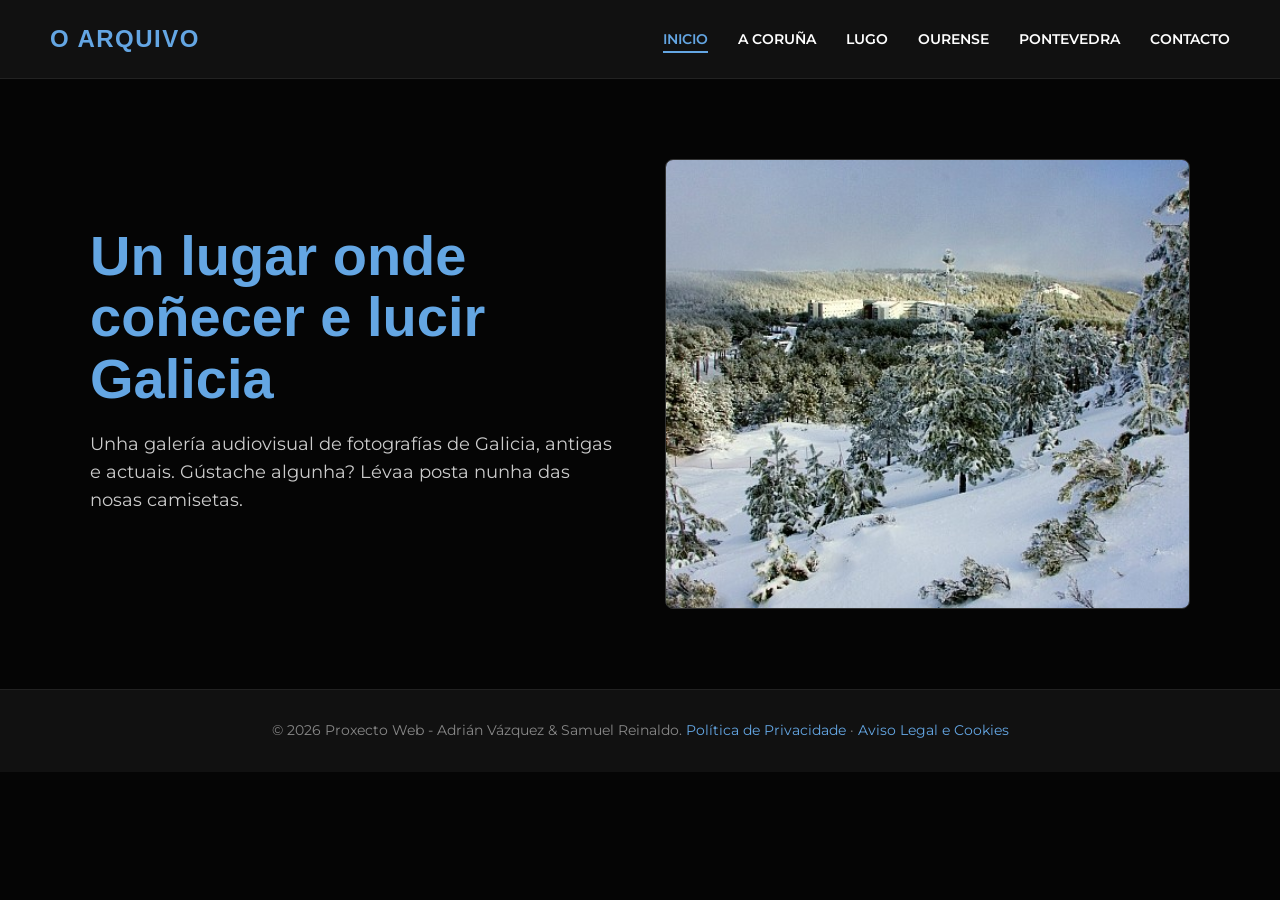
<file: index.html>
<!DOCTYPE html>
<html lang="gl">
<head>
    <meta charset="UTF-8">
    <meta name="viewport" content="width=device-width, initial-scale=1.0">
    <title>O Arquivo | Inicio</title><!-- O título da páxina -->
    <link rel="stylesheet" href="style.css">
    <link href="https://fonts.googleapis.com/css2?family=Montserrat:wght@300;400;600&display=swap" rel="stylesheet">
    <link rel="icon" type="image/png" href="recursos/favicon.png"><!-- o logo da paxina en favoritos -->
</head>
<body>
    <header>
        <!-- O logo é un enlace á páxina principal -->
        <a href="index.html" class="logo">O ARQUIVO</a>
        <!-- A barra de navegación con enlaces ás paxinas principais -->
        <nav>
            <ul>
                <li><a href="index.html" class="active">Inicio</a></li>
                <li><a href="acoruna.html">A Coruña</a></li>
                <li><a href="lugo.html">Lugo</a></li>
                <li><a href="ourense.html">Ourense</a></li>
                <li><a href="pontevedra.html">Pontevedra</a></li>
                <li><a href="contacto.html">Contacto</a></li>
            </ul>
        </nav>
    </header>

    <main>
        <!-- Esto hace que a páxina teña unha sección hero con unha imaxe e texto destacado os dous a mesma altura -->
        <section class="hero">
            <div class="hero-text">
                <h1>Un lugar onde coñecer e lucir Galicia</h1>
                <p>Unha galería audiovisual de fotografías de Galicia, antigas e actuais. Gústache algunha? Lévaa posta nunha das nosas camisetas.</p>

            </div>
            <div class="hero-image">
                <div class="placeholder-img"><img src="recursos/ourense/Manzaneda-2021.jpg" alt="Imaxe Destacada"></div>
            </div>
        </section>
    </main>

    <footer>
        <p>&copy; 2026 Proxecto Web - Adrián Vázquez & Samuel Reinaldo. <a href="privacidad.html">Política de Privacidade</a> · <a href="aviso-legal.html">Aviso Legal e Cookies</a></p>
    </footer>
</body>
</html>
</file>
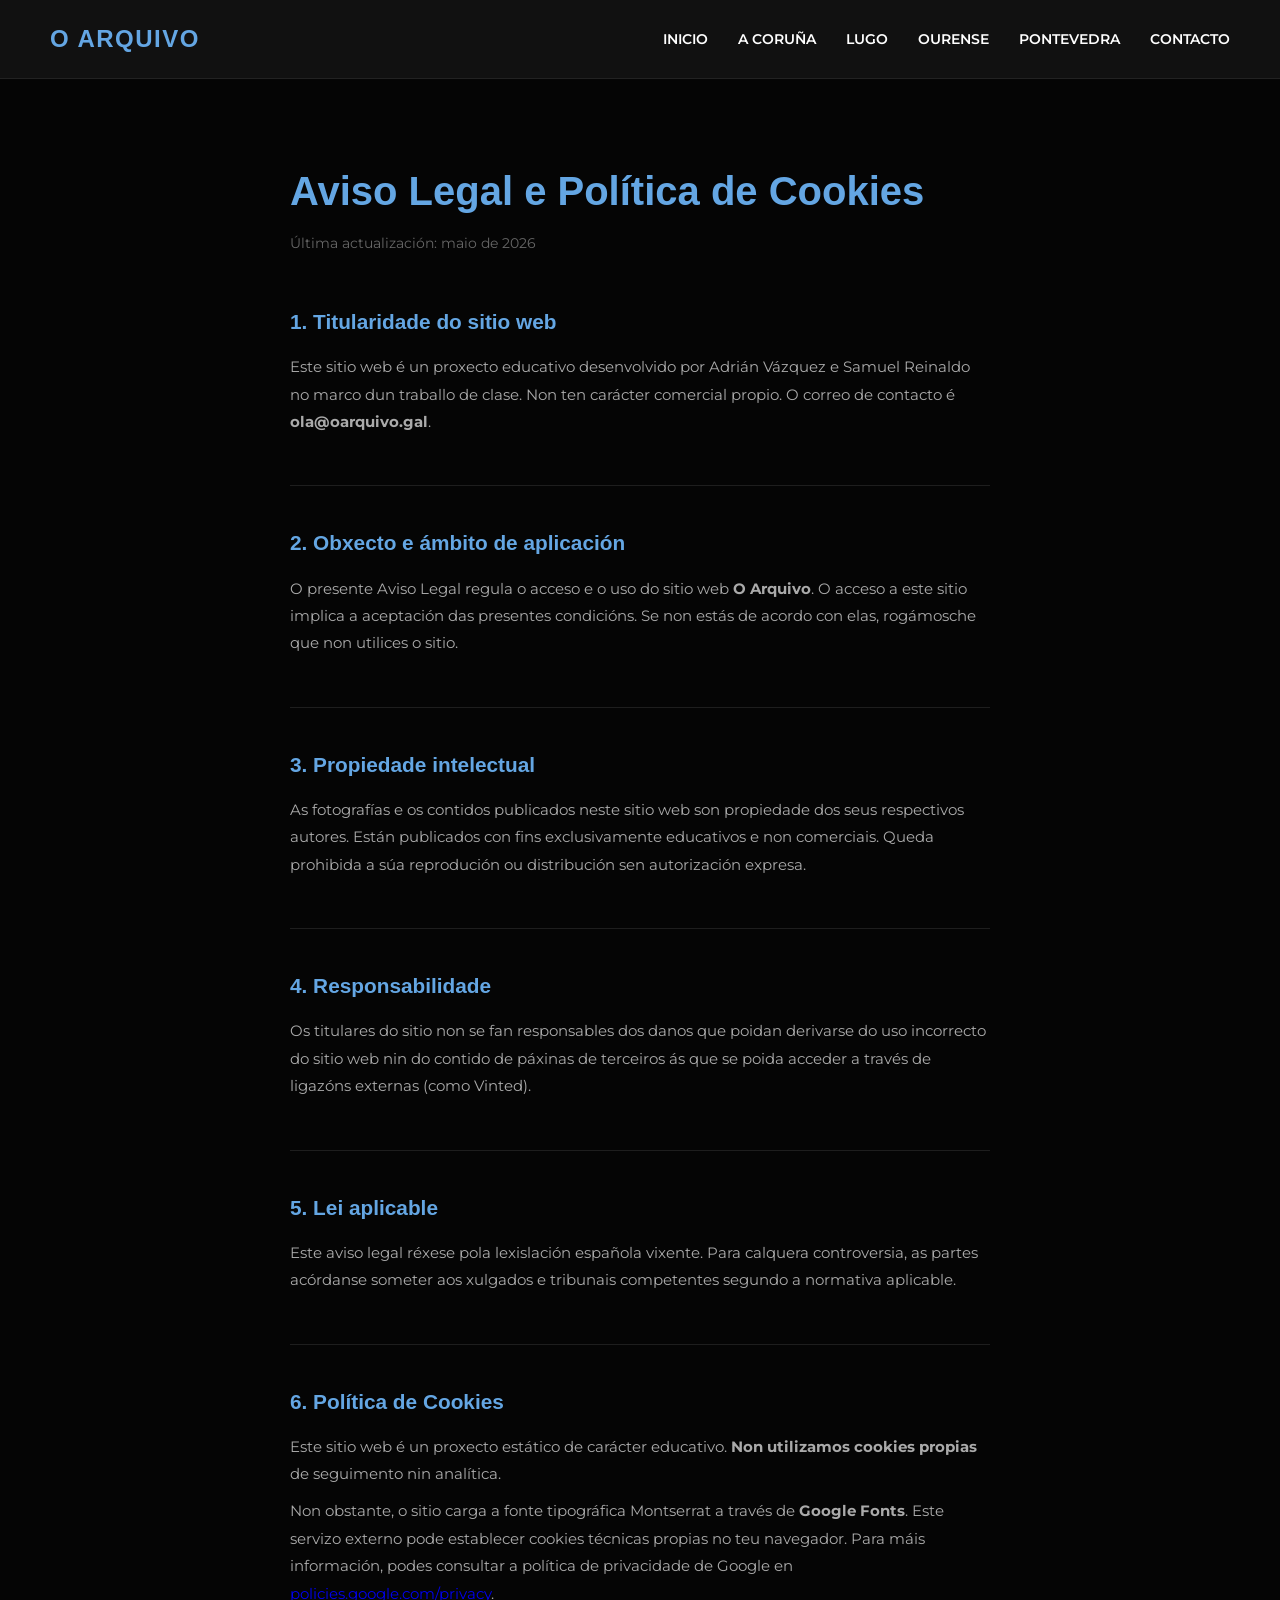
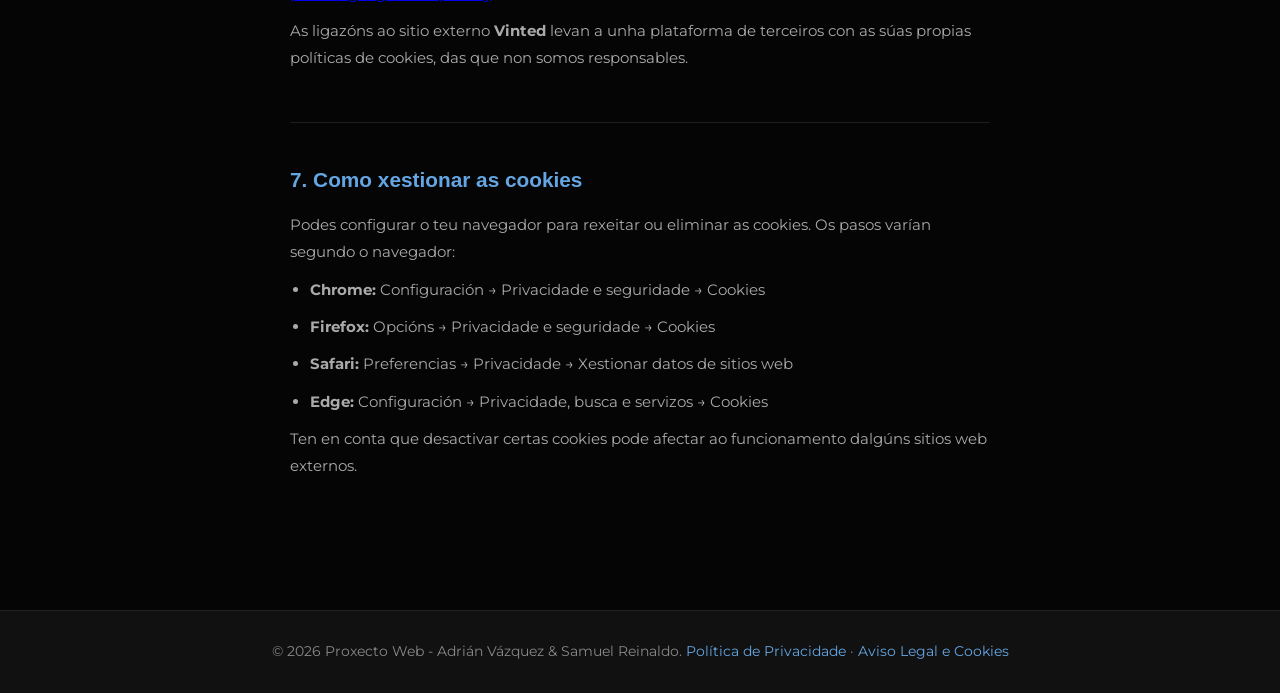
<file: aviso-legal.html>
<!DOCTYPE html>
<html lang="gl">
<head>
    <meta charset="UTF-8">
    <meta name="viewport" content="width=device-width, initial-scale=1.0">
    <title>O Arquivo | Aviso Legal e Cookies</title>
    <link rel="stylesheet" href="style.css">
    <link href="https://fonts.googleapis.com/css2?family=Montserrat:wght@300;400;600&display=swap" rel="stylesheet">
    <link rel="icon" type="image/png" href="recursos/favicon.png">
</head>
<body>
    <header>
        <a href="index.html" class="logo">O ARQUIVO</a>
        <nav>
            <ul>
                <li><a href="index.html">Inicio</a></li>
                <li><a href="acoruna.html">A Coruña</a></li>
                <li><a href="lugo.html">Lugo</a></li>
                <li><a href="ourense.html">Ourense</a></li>
                <li><a href="pontevedra.html">Pontevedra</a></li>
                <li><a href="contacto.html">Contacto</a></li>
            </ul>
        </nav>
    </header>

    <!-- Contedor principal do aviso legal e política de cookies, cada div distinto es un apartado con su titulo de los contenidos legales de la pagina -->
    <main class="contenedor-legal">
        <h1>Aviso Legal e Política de Cookies</h1>
        <span class="fecha-legal">Última actualización: maio de 2026</span>

        <!-- AVISO LEGAL -->
        <div class="seccion-legal">
            <h2>1. Titularidade do sitio web</h2>
            <p>Este sitio web é un proxecto educativo desenvolvido por Adrián Vázquez e Samuel Reinaldo no marco dun traballo de clase. Non ten carácter comercial propio. O correo de contacto é <strong>ola@oarquivo.gal</strong>.</p>
        </div>

        <div class="seccion-legal">
            <h2>2. Obxecto e ámbito de aplicación</h2>
            <p>O presente Aviso Legal regula o acceso e o uso do sitio web <strong>O Arquivo</strong>. O acceso a este sitio implica a aceptación das presentes condicións. Se non estás de acordo con elas, rogámosche que non utilices o sitio.</p>
        </div>

        <div class="seccion-legal">
            <h2>3. Propiedade intelectual</h2>
            <p>As fotografías e os contidos publicados neste sitio web son propiedade dos seus respectivos autores. Están publicados con fins exclusivamente educativos e non comerciais. Queda prohibida a súa reprodución ou distribución sen autorización expresa.</p>
        </div>

        <div class="seccion-legal">
            <h2>4. Responsabilidade</h2>
            <p>Os titulares do sitio non se fan responsables dos danos que poidan derivarse do uso incorrecto do sitio web nin do contido de páxinas de terceiros ás que se poida acceder a través de ligazóns externas (como Vinted).</p>
        </div>

        <div class="seccion-legal">
            <h2>5. Lei aplicable</h2>
            <p>Este aviso legal réxese pola lexislación española vixente. Para calquera controversia, as partes acórdanse someter aos xulgados e tribunais competentes segundo a normativa aplicable.</p>
        </div>

        <!-- POLÍTICA DE COOKIES -->
        <div class="seccion-legal">
            <h2>6. Política de Cookies</h2>
            <p>Este sitio web é un proxecto estático de carácter educativo. <strong>Non utilizamos cookies propias</strong> de seguimento nin analítica.</p>
            <p>Non obstante, o sitio carga a fonte tipográfica Montserrat a través de <strong>Google Fonts</strong>. Este servizo externo pode establecer cookies técnicas propias no teu navegador. Para máis información, podes consultar a política de privacidade de Google en <a href="https://policies.google.com/privacy" target="_blank">policies.google.com/privacy</a>.</p>
            <p>As ligazóns ao sitio externo <strong>Vinted</strong> levan a unha plataforma de terceiros con as súas propias políticas de cookies, das que non somos responsables.</p>
        </div>

        <div class="seccion-legal">
            <h2>7. Como xestionar as cookies</h2>
            <p>Podes configurar o teu navegador para rexeitar ou eliminar as cookies. Os pasos varían segundo o navegador:</p>
            <ul>
                <li><strong>Chrome:</strong> Configuración → Privacidade e seguridade → Cookies</li>
                <li><strong>Firefox:</strong> Opcións → Privacidade e seguridade → Cookies</li>
                <li><strong>Safari:</strong> Preferencias → Privacidade → Xestionar datos de sitios web</li>
                <li><strong>Edge:</strong> Configuración → Privacidade, busca e servizos → Cookies</li>
            </ul>
            <p>Ten en conta que desactivar certas cookies pode afectar ao funcionamento dalgúns sitios web externos.</p>
        </div>
    </main>

    <footer>
        <p>&copy; 2026 Proxecto Web - Adrián Vázquez & Samuel Reinaldo. <a href="privacidad.html">Política de Privacidade</a> · <a href="aviso-legal.html">Aviso Legal e Cookies</a></p>
    </footer>
</body>
</html>
</file>
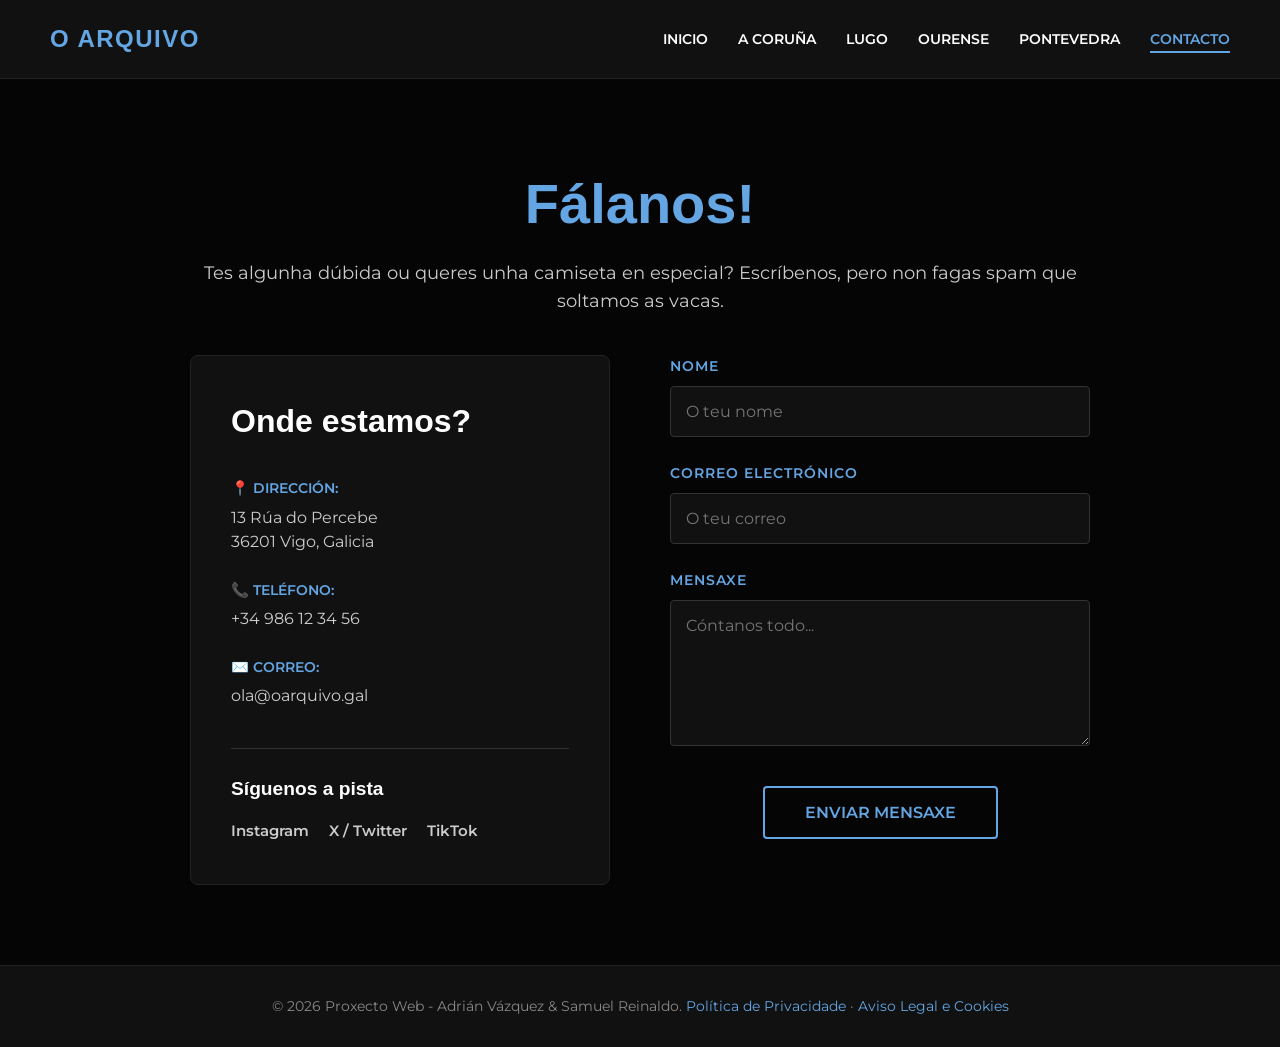
<file: contacto.html>
<!DOCTYPE html>
<html lang="gl">
<head>
    <meta charset="UTF-8">
    <meta name="viewport" content="width=device-width, initial-scale=1.0">
    <title>O Arquivo | Contacto</title>
    <link rel="stylesheet" href="style.css">
    <link href="https://fonts.googleapis.com/css2?family=Montserrat:wght@300;400;600&display=swap" rel="stylesheet">
    <link rel="icon" type="image/png" href="recursos/favicon.png">
</head>
<body>
    <header>
        <a href="index.html" class="logo">O ARQUIVO</a>
        <nav>
            <ul>
                <li><a href="index.html">Inicio</a></li>
                <li><a href="acoruna.html">A Coruña</a></li>
                <li><a href="lugo.html">Lugo</a></li>
                <li><a href="ourense.html">Ourense</a></li>
                <li><a href="pontevedra.html">Pontevedra</a></li>
                <li><a href="contacto.html" class="active">Contacto</a></li>
            </ul>
        </nav>
    </header>

    <main class="contenedor-contacto"><!-- Contedor principal do formulario de contacto pudiendo dividir en dúas columnas a paxina -->
        <h1 class="titulo-contacto">Fálanos!</h1>
        <p class="subtitulo-contacto">Tes algunha dúbida ou queres unha camiseta en especial? Escríbenos, pero non fagas spam que soltamos as vacas.</p>
        
        <div class="contacto-grid">
            <div class="info-directa">
                <h2>Onde estamos?</h2>
                <div class="info-item">
                    <span class="etiqueta">📍 Dirección:</span>
                    <p>13 Rúa do Percebe<br>36201 Vigo, Galicia</p>
                </div>
                <div class="info-item">
                    <span class="etiqueta">📞 Teléfono:</span>
                    <p>+34 986 12 34 56</p>
                </div>
                <div class="info-item">
                    <span class="etiqueta">✉️ Correo:</span>
                    <p>ola@oarquivo.gal</p>
                </div>

                <div class="redes-sociales">
                    <h3>Síguenos a pista</h3>
                    <div class="enlaces-redes">
                        <a href="#">Instagram</a>
                        <a href="#">X / Twitter</a>
                        <a href="#">TikTok</a>
                    </div>
                </div>
            </div>

            <form class="formulario-contacto" action="#" method="POST">
                <div class="grupo-input">
                    <label for="nome">Nome</label>
                    <input type="text" id="nome" name="nome" required placeholder="O teu nome">
                </div>
                
                <div class="grupo-input">
                    <label for="email">Correo Electrónico</label>
                    <input type="email" id="email" name="email" required placeholder="O teu correo">
                </div>
                
                <div class="grupo-input">
                    <label for="mensaxe">Mensaxe</label>
                    <textarea id="mensaxe" name="mensaxe" rows="6" required placeholder="Cóntanos todo..."></textarea>
                </div>
                
                <button type="submit" class="btn-enviar">Enviar Mensaxe</button>
            </form>
        </div>
    </main>

    <footer>
        <p>&copy; 2026 Proxecto Web - Adrián Vázquez & Samuel Reinaldo. <a href="privacidad.html">Política de Privacidade</a> · <a href="aviso-legal.html">Aviso Legal e Cookies</a></p>
    </footer>
</body>
</html>
</file>
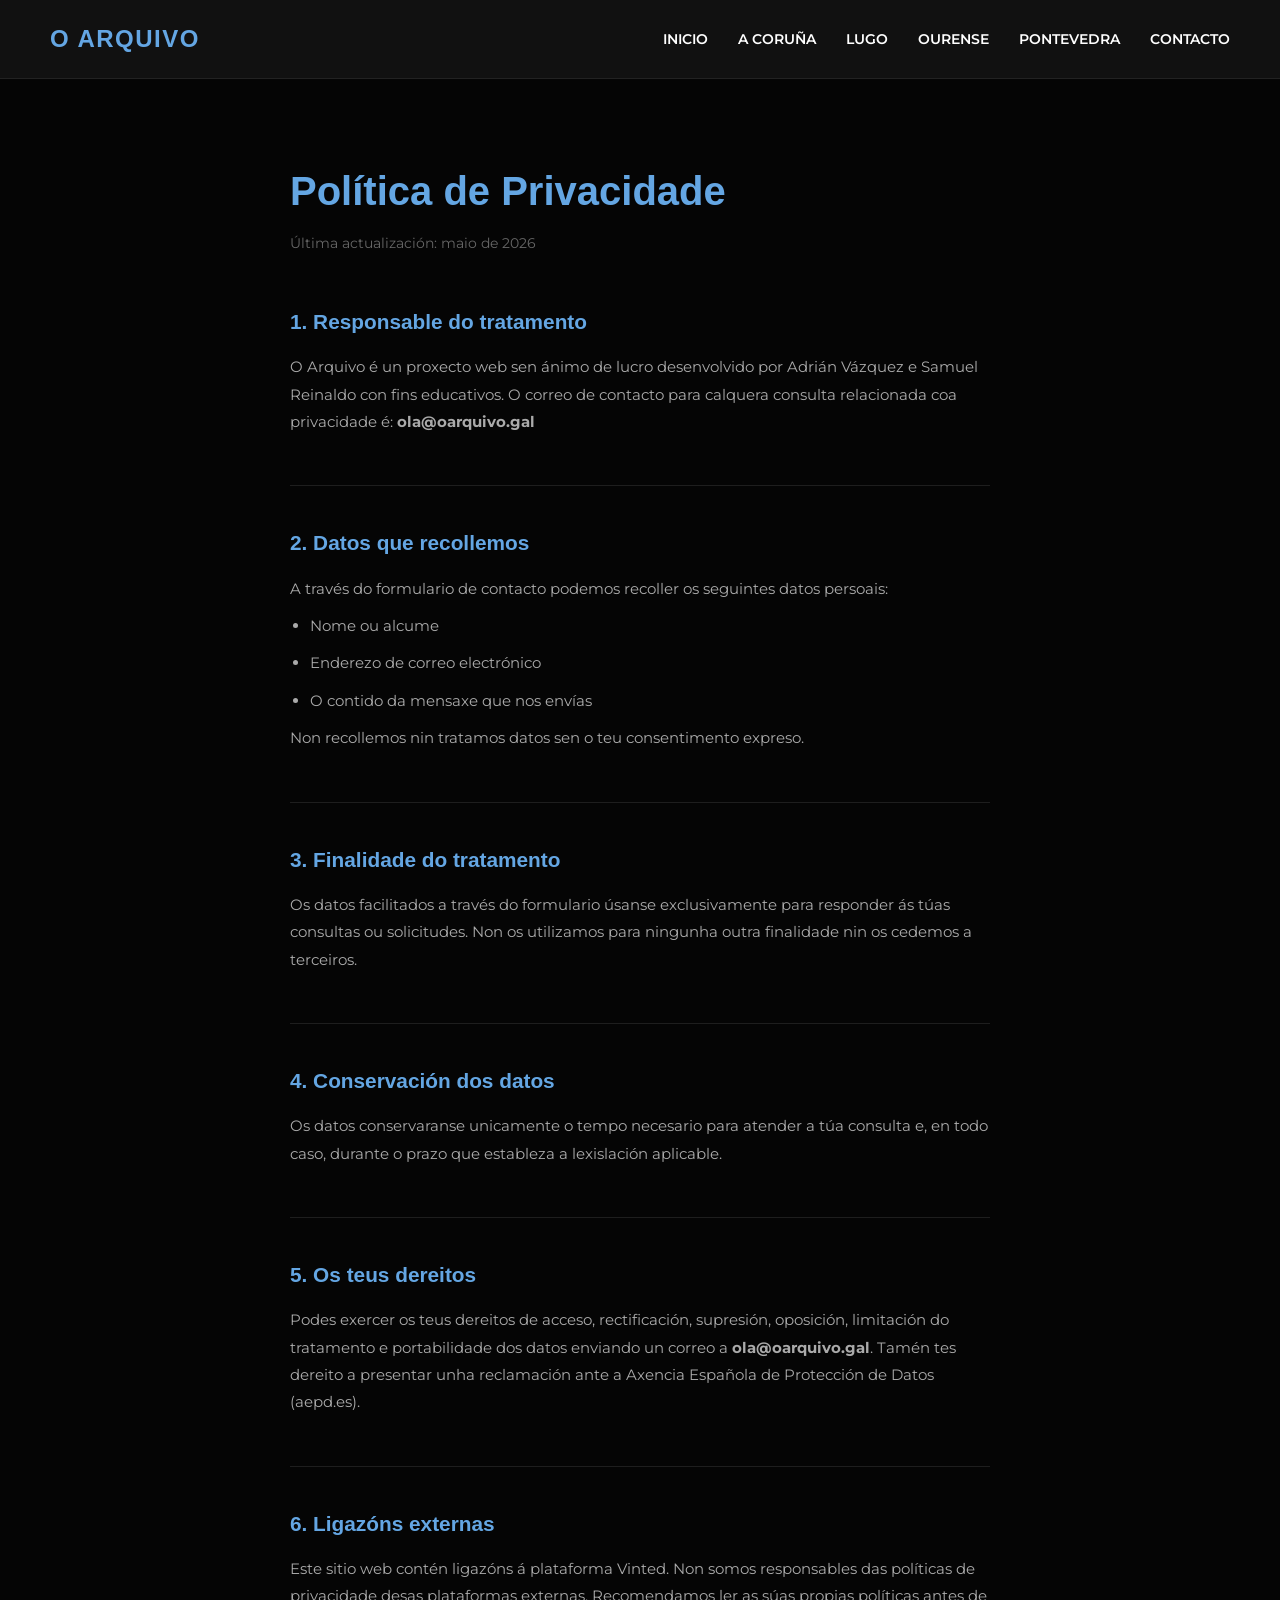
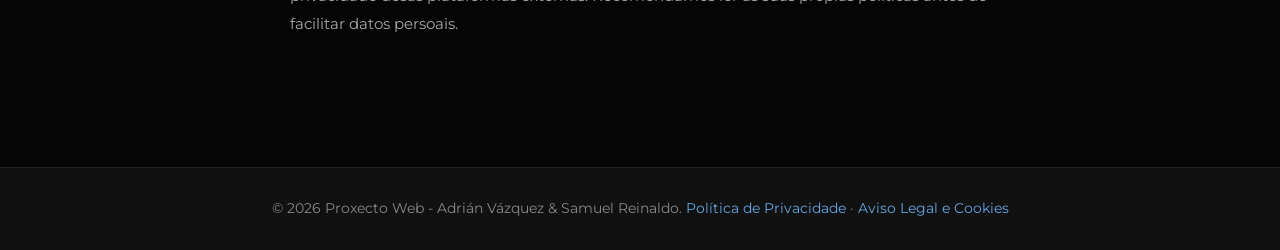
<file: privacidad.html>
<!DOCTYPE html>
<html lang="gl">
<head>
    <meta charset="UTF-8">
    <meta name="viewport" content="width=device-width, initial-scale=1.0">
    <title>O Arquivo | Política de Privacidade</title>
    <link rel="stylesheet" href="style.css">
    <link href="https://fonts.googleapis.com/css2?family=Montserrat:wght@300;400;600&display=swap" rel="stylesheet">
    <link rel="icon" type="image/png" href="recursos/favicon.png">
</head>
<body>
    <header>
        <a href="index.html" class="logo">O ARQUIVO</a>
        <nav>
            <ul>
                <li><a href="index.html">Inicio</a></li>
                <li><a href="acoruna.html">A Coruña</a></li>
                <li><a href="lugo.html">Lugo</a></li>
                <li><a href="ourense.html">Ourense</a></li>
                <li><a href="pontevedra.html">Pontevedra</a></li>
                <li><a href="contacto.html">Contacto</a></li>
            </ul>
        </nav>
    </header>

    <!-- Contedor principal da política de privaicdad, cada div distinto es un apartado con su titulo de los contenidos legales de la pagina -->
    <main class="contenedor-legal">
        <h1>Política de Privacidade</h1>
        <span class="fecha-legal">Última actualización: maio de 2026</span>

        <div class="seccion-legal">
            <h2>1. Responsable do tratamento</h2>
            <p>O Arquivo é un proxecto web sen ánimo de lucro desenvolvido por Adrián Vázquez e Samuel Reinaldo con fins educativos. O correo de contacto para calquera consulta relacionada coa privacidade é: <strong>ola@oarquivo.gal</strong></p>
        </div>

        <div class="seccion-legal">
            <h2>2. Datos que recollemos</h2>
            <p>A través do formulario de contacto podemos recoller os seguintes datos persoais:</p>
            <ul>
                <li>Nome ou alcume</li>
                <li>Enderezo de correo electrónico</li>
                <li>O contido da mensaxe que nos envías</li>
            </ul>
            <p>Non recollemos nin tratamos datos sen o teu consentimento expreso.</p>
        </div>

        <div class="seccion-legal">
            <h2>3. Finalidade do tratamento</h2>
            <p>Os datos facilitados a través do formulario úsanse exclusivamente para responder ás túas consultas ou solicitudes. Non os utilizamos para ningunha outra finalidade nin os cedemos a terceiros.</p>
        </div>

        <div class="seccion-legal">
            <h2>4. Conservación dos datos</h2>
            <p>Os datos conservaranse unicamente o tempo necesario para atender a túa consulta e, en todo caso, durante o prazo que estableza a lexislación aplicable.</p>
        </div>

        <div class="seccion-legal">
            <h2>5. Os teus dereitos</h2>
            <p>Podes exercer os teus dereitos de acceso, rectificación, supresión, oposición, limitación do tratamento e portabilidade dos datos enviando un correo a <strong>ola@oarquivo.gal</strong>. Tamén tes dereito a presentar unha reclamación ante a Axencia Española de Protección de Datos (aepd.es).</p>
        </div>

        <div class="seccion-legal">
            <h2>6. Ligazóns externas</h2>
            <p>Este sitio web contén ligazóns á plataforma Vinted. Non somos responsables das políticas de privacidade desas plataformas externas. Recomendamos ler as súas propias políticas antes de facilitar datos persoais.</p>
        </div>
    </main>

    <footer>
        <p>&copy; 2026 Proxecto Web - Adrián Vázquez & Samuel Reinaldo. <a href="privacidad.html">Política de Privacidade</a> · <a href="aviso-legal.html">Aviso Legal e Cookies</a></p>
    </footer>
</body>
</html>
</file>
<file: style.css>
/* ============================================================
   STYLE.CSS — O Arquivo
   Folla de estilos principal do proxecto.
   Autores: Adrián Vázquez & Samuel Reinaldo
   ============================================================ */

/* ============================================================
   VARIABLES GLOBAIS (CUSTOM PROPERTIES)
   Definimos aquí as cores e valores que se repiten no código,
   así só hai que cambialos nun sitio se queremos modificalos.
   ============================================================ */
:root {
    --color-fondo: #050505;      /* Negro case puro para o fondo xeral */
    --color-header: #111111;     /* Negro algo máis claro para cabeceira e tarxetas */
    --color-acento: #64A6E3;     /* Azul claro: cor principal de énfase e interacción */
    --color-texto: #ffffff;      /* Branco para o texto principal */
}

/* ============================================================
   RESET BÁSICO E CAIXA DE MODELO
   "box-sizing: border-box" fai que o padding e o borde se
   inclúan dentro do ancho total do elemento, evitando
   desbordamentos inesperados.
   O margin e padding a 0 elimina os estilos por defecto
   do navegador para ter un punto de partida limpo.
   ============================================================ */
* {
    box-sizing: border-box;
    margin: 0;
    padding: 0;
}

/* ============================================================
   CORPO DA PÁXINA
   Establecemos a tipografía base, a cor de fondo e o texto.
   "line-height: 1.6" mellora a lexibilidade do texto.
   A animación fadeIn fai que a páxina apareza suavemente.
   ============================================================ */
body {
    font-family: 'Montserrat', sans-serif;
    background-color: var(--color-fondo);
    color: var(--color-texto);
    line-height: 1.6;
    animation: fadeIn 1s ease-in-out; /* Transición suave ao cargar a páxina */
}

/* ============================================================
   TIPOGRAFÍA DE TÍTULOS E LOGO
   Os títulos e o logo usan Helvetica (ou sans-serif de reserva)
   en negriña, e reciben a cor de acento azul para destacar.
   ============================================================ */
h1, h2, h3, .logo {
    font-family: 'Helvetica World', Helvetica, sans-serif;
    font-weight: bold;
    color: var(--color-acento);
}

/* ============================================================
   CABECEIRA (HEADER)
   Usamos flexbox para poñer o logo á esquerda e a navegación
   á dereita. "position: sticky" fai que quede pegada ao tope
   da ventá ao facer scroll, para que sempre sexa visible.
   ============================================================ */
header {
    display: flex;
    justify-content: space-between;
    align-items: center;
    padding: 20px 50px;
    background-color: var(--color-header);
    border-bottom: 1px solid #222;
    position: sticky;
    top: 0;
    z-index: 100; /* Asegura que quede por riba do resto do contido */
}

/* Estilo do logo: tamaño e espazo entre letras para un aspecto máis limpo */
.logo {
    font-size: 1.5rem;
    letter-spacing: 1.5px;
    text-decoration: none; /* Quitamos o subliñado xa que é un enlace */
}

/* ============================================================
   NAVEGACIÓN
   Os elementos da lista móstranse en fila (flex).
   Eliminamos os puntos de lista con "list-style: none".
   ============================================================ */
nav ul {
    list-style: none;
    display: flex;
    gap: 30px; /* Espazo entre os elementos do menú */
}

/* Estilo base dos enlaces do menú */
nav a {
    text-decoration: none;
    color: var(--color-texto);
    font-weight: 600;
    font-size: 0.9rem;
    text-transform: uppercase; /* Todo en maiúsculas para uniformidade */
    position: relative;
    padding-bottom: 5px;
    transition: color 0.3s ease; /* Transición suave ao cambiar de cor */
}

/* Pseudo-elemento ::after para crear a liña de subliñado animada.
   Empieza con ancho 0 e crece ata o 100% ao pasar o rato. */
nav a::after {
    content: '';
    position: absolute;
    width: 0;
    height: 2px;
    bottom: 0;
    left: 0;
    background-color: var(--color-acento);
    transition: width 0.3s ease; /* A liña aparece de esquerda a dereita */
}

/* Estado hover e active (páxina actual): cor azul e liña completa */
nav a:hover, nav a.active {
    color: var(--color-acento);
}

nav a:hover::after, nav a.active::after {
    width: 100%;
}

/* ============================================================
   SECCIÓN HERO (PÁXINA DE INICIO)
   Flexbox para poñer o texto á esquerda e a imaxe á dereita.
   "max-width" e "margin: auto" centran o contido na páxina.
   ============================================================ */
.hero {
    display: flex;
    justify-content: space-between;
    align-items: center;
    max-width: 1200px;
    margin: 80px auto;
    padding: 0 50px;
    gap: 50px;
}

/* O texto do hero ocupa a metade esquerda */
.hero-text {
    flex: 1;
    animation: slideUp 0.8s ease-out; /* Sube desde abaixo ao cargar */
}

.hero-text h1 {
    font-size: 3.5rem;
    line-height: 1.1;
    margin-bottom: 20px;
}

.hero-text p {
    font-size: 1.1rem;
    margin-bottom: 30px;
    color: #cccccc;
}

/* ============================================================
   BOTÓN PRINCIPAL (btn-comprar)
   Estilo de botón con borde e fondo transparente.
   Ao pasar o rato, énchese de azul e sube lixeiramente.
   ============================================================ */
.btn-comprar {
    display: inline-block;
    padding: 15px 30px;
    background-color: transparent;
    color: var(--color-acento);
    text-decoration: none;
    font-weight: 600;
    font-family: 'Montserrat', sans-serif;
    border: 2px solid var(--color-acento);
    border-radius: 4px;
    transition: all 0.3s ease;
    animation: popIn 1s cubic-bezier(0.68, -0.55, 0.265, 1.55) backwards;
    animation-delay: 0.5s; /* Aparece despois do título */
}

/* Efecto hover: fondo azul, texto escuro e sombra suave */
.btn-comprar:hover {
    background-color: var(--color-acento);
    color: var(--color-fondo);
    transform: translateY(-3px);
    box-shadow: 0 10px 20px rgba(100, 166, 227, 0.2);
}

/* A imaxe do hero ocupa a metade dereita */
.hero-image {
    flex: 1;
}

/* Contedor da imaxe principal con animación flotante continua */
.placeholder-img {
    width: 100%;
    height: 450px;
    background-color: #1a1a1a;
    border: 1px solid #333;
    display: flex;
    justify-content: center;
    align-items: center;
    color: #555;
    font-family: 'Helvetica World', sans-serif;
    border-radius: 8px;
    overflow: hidden;
    animation: float 6s ease-in-out infinite; /* Efecto de levitación */
    transition: transform 0.4s ease, box-shadow 0.4s ease;
}

/* A imaxe dentro do contedor ocupa todo o espazo */
.placeholder-img img {
    width: 100%;
    height: 100%;
    object-fit: cover; /* Recorta sen deformar a imaxe */
}

/* Efecto hover na imaxe do hero */
.placeholder-img:hover {
    transform: scale(1.02);
    box-shadow: 0 15px 30px rgba(0, 0, 0, 0.5);
    border-color: var(--color-acento);
}

/* ============================================================
   PÉ DE PÁXINA (FOOTER)
   Centrado, con borde superior e cor de texto máis apagada.
   ============================================================ */
footer {
    text-align: center;
    padding: 30px;
    background-color: var(--color-header);
    border-top: 1px solid #222;
    margin-top: auto;
    font-size: 0.85rem;
    color: #888;
}

footer a {
    color: var(--color-acento);
    text-decoration: none;
    transition: color 0.3s ease;
}

footer a:hover {
    color: #ffffff;
}

/* ============================================================
   ANIMACIÓNS (KEYFRAMES)
   Definimos as animacións reutilizables que se usan en todo
   o sitio para as transicións de entrada e efectos visuais.
   ============================================================ */

/* Aparición gradual desde opacidade 0 */
@keyframes fadeIn {
    from { opacity: 0; }
    to { opacity: 1; }
}

/* Deslizamento desde abaixo mentres aparece */
@keyframes slideUp {
    from {
        opacity: 0;
        transform: translateY(30px);
    }
    to {
        opacity: 1;
        transform: translateY(0);
    }
}

/* Movemento vertical continuo (efecto levitación) */
@keyframes float {
    0% { transform: translateY(0px); }
    50% { transform: translateY(-15px); }
    100% { transform: translateY(0px); }
}

/* Escala desde pequeno: efecto de "pop" ao aparecer */
@keyframes popIn {
    from {
        opacity: 0;
        transform: scale(0.8);
    }
    to {
        opacity: 1;
        transform: scale(1);
    }
}

/* Efecto de interferencia para o 404 */
@keyframes glitch {
    0% { transform: translate(0); text-shadow: none; }
    2% { transform: translate(-2px, 2px); text-shadow: 2px 0 #fff, -2px 0 var(--color-acento); }
    4% { transform: translate(2px, -2px); text-shadow: -2px 0 #fff, 2px 0 var(--color-acento); }
    5% { transform: translate(0); text-shadow: none; }
    100% { transform: translate(0); }
}

/* ============================================================
   GALERÍA DE PROVINCIAS (PÁXINAS DE PROVINCIA)
   Contedor centrado con ancho máximo para non ocupar toda
   a pantalla en monitores moi grandes.
   ============================================================ */
.contenedor-galeria {
    max-width: 1200px;
    margin: 50px auto;
    padding: 0 50px;
}

/* Título grande da provincia, centrado e con animación */
.titulo-provincia {
    font-size: 3.5rem;
    text-align: center;
    margin-bottom: 20px;
    animation: slideUp 0.8s ease-out;
}

/* Texto introdutorio baixo o título da provincia */
.texto-provincia {
    text-align: center;
    color: #aaaaaa;
    font-size: 1rem;
    max-width: 700px;
    margin: 0 auto 50px auto;
    line-height: 1.7;
}

/* ============================================================
   MODO LISTA CON IMAXE FLOTANTE EN HOVER
   Cada elemento é unha fila con número, nome e ano.
   Ao pasar o rato aparece a fotografía ao lado do cursor.
   ============================================================ */

/* Lista sen puntos nin espazo extra */
.lista-galeria {
    list-style: none;
    padding: 0;
    margin: 0;
    animation: fadeIn 1s ease-in-out;
}

/* Cada fila da lista ten un borde inferior separador */
.lista-item {
    position: relative;
    border-bottom: 1px solid #1e1e1e;
    transition: border-color 0.3s ease;
}

/* O primeiro elemento tamén ten borde superior */
.lista-item:first-child {
    border-top: 1px solid #1e1e1e;
}

/* Ao pasar o rato, o borde cambia á cor de acento */
.lista-item:hover {
    border-color: var(--color-acento);
}

/* O enlace dentro de cada fila usa flexbox para distribuír
   o número, o nome e os metadatos nos extremos */
.lista-link {
    display: flex;
    justify-content: space-between;
    align-items: center;
    padding: 28px 10px;
    text-decoration: none;
    color: var(--color-texto);
    transition: color 0.3s ease;
    position: relative;
    z-index: 1;
}

.lista-link:hover {
    color: var(--color-acento);
}

/* Nome da fotografía: tipografía grande e bold */
.lista-nombre {
    font-family: 'Helvetica World', Helvetica, sans-serif;
    font-weight: bold;
    font-size: 1.6rem;
    letter-spacing: 1px;
    transition: transform 0.3s ease, letter-spacing 0.3s ease;
}

/* Ao facer hover, o nome deslízase cara á dereita e abre máis espazo entre letras */
.lista-item:hover .lista-nombre {
    transform: translateX(10px);
    letter-spacing: 3px;
}

/* Metadatos: ano e frecha, aliñados en fila */
.lista-meta {
    display: flex;
    align-items: center;
    gap: 40px;
    font-size: 0.85rem;
    color: #666;
    text-transform: uppercase;
    letter-spacing: 1px;
    transition: color 0.3s ease;
}

.lista-item:hover .lista-meta {
    color: var(--color-acento);
}

/* A frecha está oculta por defecto e aparece ao facer hover */
.lista-arrow {
    font-size: 1.2rem;
    opacity: 0;
    transform: translateX(-10px);
    transition: opacity 0.3s ease, transform 0.3s ease;
}

.lista-item:hover .lista-arrow {
    opacity: 1;
    transform: translateX(0);
}

/* Número de índice a esquerda, en gris apagado */
.lista-numero {
    font-size: 0.8rem;
    color: #444;
    min-width: 30px;
    font-variant-numeric: tabular-nums; /* Os números aliñan perfectamente en columna */
    transition: color 0.3s ease;
}

.lista-item:hover .lista-numero {
    color: var(--color-acento);
}

/* ============================================================
   IMAXE FLOTANTE EN HOVER (lista de provincias)
   Aparece fixada preto do cursor con JavaScript.
   "pointer-events: none" evita que interfira co rato.
   ============================================================ */
.lista-imagen-hover {
    position: fixed;
    pointer-events: none;
    width: 380px;
    height: 260px;
    object-fit: cover;
    border-radius: 4px;
    opacity: 0; /* Oculta por defecto */
    transform: scale(0.92) rotate(-1deg);
    transition: opacity 0.3s ease, transform 0.3s ease;
    z-index: 999;
    box-shadow: 0 25px 60px rgba(0, 0, 0, 0.7);
    border: 1px solid #333;
}

/* Clase "visible" engádese con JS para mostrar a imaxe */
.lista-imagen-hover.visible {
    opacity: 1;
    transform: scale(1) rotate(0deg);
}

/* ============================================================
   PÁXINA DE CONTACTO
   ============================================================ */

/* Contedor centrado con animación de entrada */
.contenedor-contacto {
    max-width: 1000px;
    margin: 80px auto;
    padding: 0 50px;
    text-align: center;
    animation: slideUp 0.8s ease-out;
}

.titulo-contacto {
    font-size: 3.5rem;
    margin-bottom: 10px;
}

.subtitulo-contacto {
    color: #cccccc;
    margin-bottom: 40px;
    font-size: 1.1rem;
}

/* Dúas columnas: información de contacto + formulario */
.contacto-grid {
    display: grid;
    grid-template-columns: 1fr 1fr;
    gap: 60px;
    margin-top: 40px;
    text-align: left;
}

/* Caixa de información directa con fondo escuro */
.info-directa {
    background-color: var(--color-header);
    padding: 40px;
    border-radius: 8px;
    border: 1px solid #222;
}

.info-directa h2 {
    font-size: 2rem;
    margin-bottom: 30px;
    color: var(--color-texto);
}

.info-item {
    margin-bottom: 25px;
}

/* Etiqueta do campo en azul e maiúsculas */
.info-item .etiqueta {
    display: block;
    color: var(--color-acento);
    font-weight: 600;
    margin-bottom: 5px;
    font-size: 0.9rem;
    text-transform: uppercase;
}

.info-item p {
    color: #ccc;
    line-height: 1.5;
}

/* Sección de redes sociais separada por un borde */
.redes-sociales {
    margin-top: 40px;
    padding-top: 25px;
    border-top: 1px solid #333;
}

.redes-sociales h3 {
    font-size: 1.2rem;
    margin-bottom: 15px;
    color: var(--color-texto);
}

.enlaces-redes {
    display: flex;
    gap: 20px;
}

.enlaces-redes a {
    color: #ccc;
    text-decoration: none;
    font-weight: 600;
    font-size: 0.95rem;
    transition: all 0.3s ease;
}

.enlaces-redes a:hover {
    color: var(--color-acento);
    transform: translateY(-2px);
}

/* ============================================================
   FORMULARIO DE CONTACTO
   Columna vertical con espazo entre campos.
   ============================================================ */
.formulario-contacto {
    display: flex;
    flex-direction: column;
    gap: 25px;
    text-align: left;
}

/* Cada campo é un grupo: etiqueta + input apilados */
.grupo-input {
    display: flex;
    flex-direction: column;
    gap: 8px;
}

/* Etiqueta do campo en azul, maiúsculas e con espazo entre letras */
.grupo-input label {
    color: var(--color-acento);
    font-weight: 600;
    font-size: 0.9rem;
    text-transform: uppercase;
    letter-spacing: 1px;
}

/* Estilo dos campos de texto e área de texto */
.grupo-input input,
.grupo-input textarea {
    width: 100%;
    padding: 15px;
    background-color: var(--color-header);
    border: 1px solid #333;
    border-radius: 4px;
    color: var(--color-texto);
    font-family: 'Montserrat', sans-serif;
    font-size: 1rem;
    transition: all 0.3s ease;
}

/* Ao facer foco (clic), o campo ilumínase en azul */
.grupo-input input:focus,
.grupo-input textarea:focus {
    outline: none;
    border-color: var(--color-acento);
    background-color: #0a0a0a;
    box-shadow: 0 0 15px rgba(100, 166, 227, 0.15);
}

/* Botón de enviar: igual que btn-comprar pero centrado */
.btn-enviar {
    align-self: center;
    padding: 15px 40px;
    background-color: transparent;
    color: var(--color-acento);
    border: 2px solid var(--color-acento);
    border-radius: 4px;
    font-family: 'Montserrat', sans-serif;
    font-weight: 600;
    font-size: 1rem;
    text-transform: uppercase;
    cursor: pointer;
    transition: all 0.3s ease;
    margin-top: 15px;
}

.btn-enviar:hover {
    background-color: var(--color-acento);
    color: var(--color-fondo);
    transform: translateY(-3px);
    box-shadow: 0 10px 20px rgba(100, 166, 227, 0.2);
}

/* ============================================================
   PÁXINA DE ERRO 404
   ============================================================ */

/* Sen scroll na páxina de erro */
.body-error {
    overflow: hidden;
}

/* Contedor centrado vertical e horizontalmente */
.contenedor-error {
    display: flex;
    flex-direction: column;
    justify-content: center;
    align-items: center;
    height: 80vh;
    text-align: center;
    padding: 0 20px;
}

/* Número 404 moi grande con animación de interferencia */
.codigo-error {
    font-size: 12rem;
    line-height: 1;
    margin: 0;
    color: var(--color-acento);
    font-family: 'Helvetica World', sans-serif;
    position: relative;
    animation: glitch 3s infinite; /* Efecto de fallo visual en bucle */
}

.contenedor-error h2 {
    font-size: 2rem;
    color: var(--color-texto);
    margin-top: 20px;
    margin-bottom: 10px;
}

.contenedor-error p {
    color: #888;
    font-size: 1.1rem;
    margin-bottom: 40px;
}

.acciones-error {
    animation: slideUp 1s ease-out;
}

/* ============================================================
   PÁXINAS LEGAIS (PRIVACIDADE, AVISO LEGAL)
   ============================================================ */

/* Contedor para o texto legal con boa lexibilidade */
.contenedor-legal {
    max-width: 800px;
    margin: 80px auto;
    padding: 0 50px;
    animation: slideUp 0.8s ease-out;
}

.contenedor-legal h1 {
    font-size: 2.5rem;
    margin-bottom: 10px;
}

.fecha-legal {
    color: #666;
    font-size: 0.85rem;
    margin-bottom: 50px;
    display: block;
}

/* Cada sección legal ten espazo e separación */
.seccion-legal {
    margin-bottom: 40px;
    padding-bottom: 40px;
    border-bottom: 1px solid #1e1e1e;
}

.seccion-legal:last-child {
    border-bottom: none;
}

.seccion-legal h2 {
    font-size: 1.3rem;
    margin-bottom: 15px;
    color: var(--color-acento);
}

.seccion-legal p,
.seccion-legal li {
    color: #aaaaaa;
    font-size: 0.95rem;
    line-height: 1.8;
    margin-bottom: 10px;
}

.seccion-legal ul {
    padding-left: 20px;
    margin-top: 10px;
}

/* ============================================================
   RESPONSIVE — ADAPTACIÓN A PANTALLAS PEQUENAS
   Usamos media queries para reorganizar o deseño en móbiles
   e tablets. Os breakpoints son:
     - 900px: tablets e pantallas medianas
     - 768px: móbiles grandes
     - 600px: móbiles pequenos
   ============================================================ */

/* --- Tablets e pantallas medianas (ata 900px) --- */
@media (max-width: 900px) {

    /* O hero pasa a columna: texto arriba, imaxe abaixo */
    .hero {
        flex-direction: column;
        margin: 50px auto;
        text-align: center;
    }

    /* O título do hero reduce o tamaño */
    .hero-text h1 {
        font-size: 2.5rem;
    }

    /* A imaxe do hero non é tan alta en tablets */
    .placeholder-img {
        height: 300px;
    }

    /* O formulario de contacto pasa a columna única */
    .contacto-grid {
        grid-template-columns: 1fr;
    }
}

/* --- Móbiles (ata 768px) --- */
@media (max-width: 768px) {

    /* Reducimos os paddings xerais para aproveitar o espazo */
    header {
        padding: 15px 20px;
        flex-wrap: wrap; /* Logo e nav pódense envolver en dúas liñas */
        gap: 10px;
    }

    /* O menú de navegación en móbil: wrap para que os enlaces salten de liña */
    nav ul {
        gap: 12px;
        flex-wrap: wrap;
        justify-content: center;
    }

    nav a {
        font-size: 0.78rem;
    }

    .hero {
        padding: 0 20px;
    }

    .hero-text h1 {
        font-size: 2rem;
    }

    .contenedor-galeria {
        padding: 0 20px;
    }

    .titulo-provincia {
        font-size: 2.5rem;
    }

    /* O nome de cada foto na lista reduce tamaño */
    .lista-nombre {
        font-size: 1.2rem;
    }

    /* Os metadatos (ano, frecha) agóchanse en pantallas moi pequenas
       para que non se solape co nome */
    .lista-meta {
        gap: 15px;
    }

    .contenedor-contacto {
        padding: 0 20px;
    }

    .titulo-contacto {
        font-size: 2.5rem;
    }

    .info-directa {
        padding: 25px;
    }

    .contenedor-legal {
        padding: 0 20px;
        margin: 50px auto;
    }
}

/* --- Móbiles moi pequenos (ata 600px) --- */
@media (max-width: 600px) {

    /* O 404 reduce moito o tamaño para caber na pantalla */
    .codigo-error {
        font-size: 6rem;
    }

    .contenedor-error h2 {
        font-size: 1.5rem;
    }

    /* O título do hero queda máis compacto */
    .hero-text h1 {
        font-size: 1.7rem;
    }

    /* A imaxe flotante de hover desactívase en móbil
       xa que non hai cursor */
    .lista-imagen-hover {
        display: none;
    }
}
</file>
